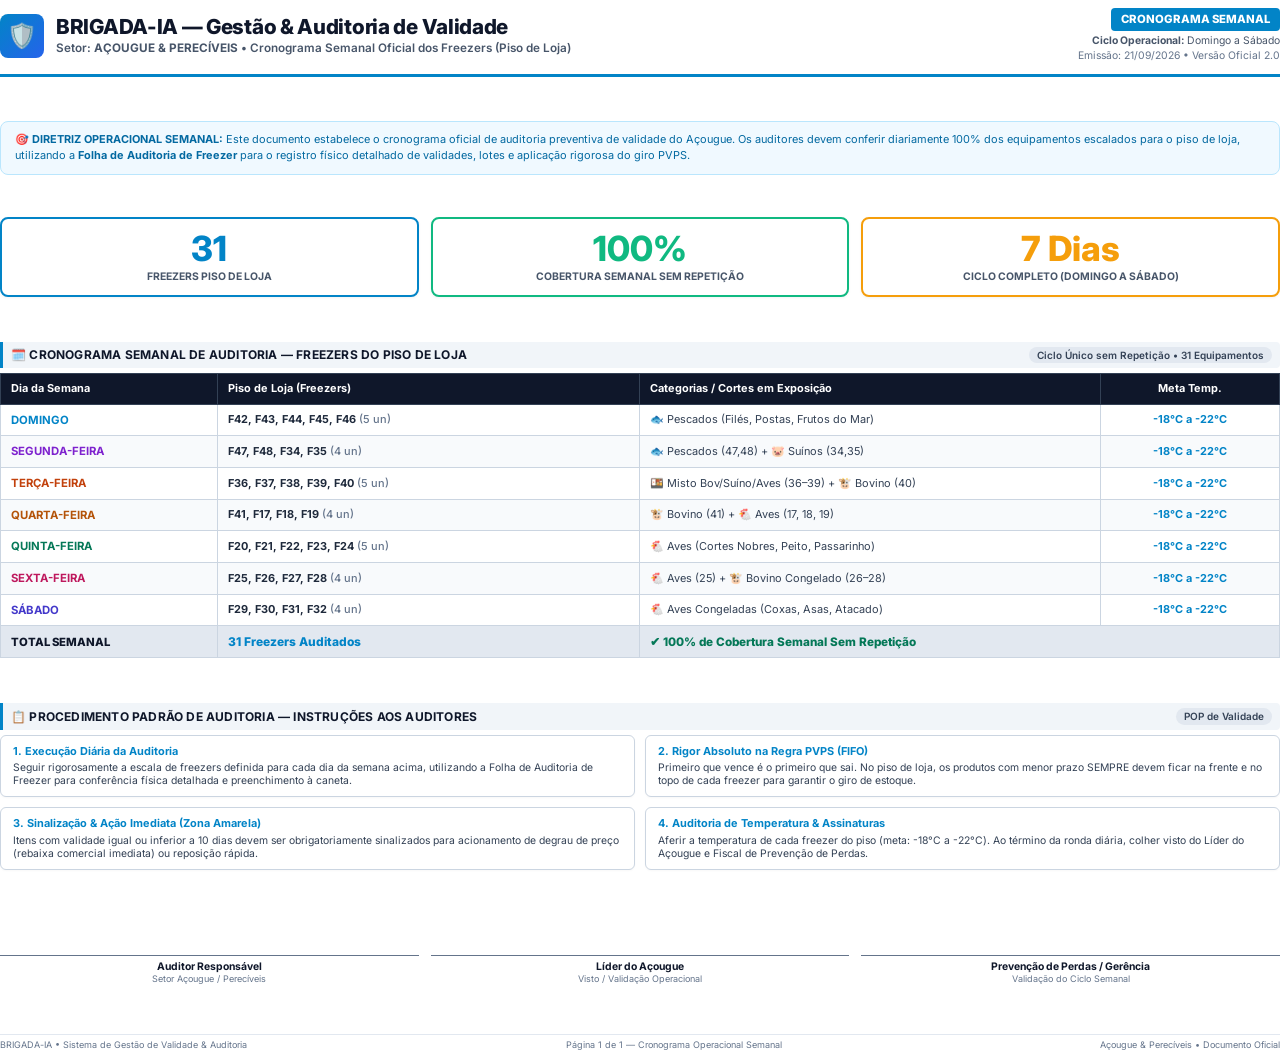
<file: esquema_verificacao.html>
<!DOCTYPE html>
<html lang="pt-BR">
<head>
<meta charset="UTF-8">
<title>Cronograma Semanal de Auditoria dos Freezers — BRIGADA-IA</title>
<style>

  @import url('https://fonts.googleapis.com/css2?family=Inter:wght@300;400;500;600;700;800&display=swap');

  @page {
    size: A4 portrait;
    margin: 6mm 7mm 7mm 7mm;
  }

  * {
    box-sizing: border-box;
    margin: 0;
    padding: 0;
  }

  body {
    font-family: 'Inter', -apple-system, BlinkMacSystemFont, 'Segoe UI', Roboto, sans-serif;
    color: #0f172a;
    background: #ffffff;
    font-size: 8pt;
    line-height: 1.25;
    -webkit-print-color-adjust: exact;
    print-color-adjust: exact;
  }

  .page {
    width: 100%;
    height: 100%;
    min-height: 280mm;
    max-height: 283mm;
    page-break-after: always;
    position: relative;
    display: flex;
    flex-direction: column;
    justify-content: space-between;
    overflow: hidden;
  }

  .page:last-child {
    page-break-after: avoid;
  }

  /* Header */
  .doc-header {
    display: flex;
    justify-content: space-between;
    align-items: center;
    border-bottom: 2px solid #0284c7;
    padding-bottom: 5px;
    margin-bottom: 6px;
  }

  .logo-block {
    display: flex;
    align-items: center;
    gap: 8px;
  }

  .logo-badge {
    background: linear-gradient(135deg, #0284c7, #2563eb);
    color: white;
    width: 32px;
    height: 32px;
    border-radius: 6px;
    display: flex;
    align-items: center;
    justify-content: center;
    font-weight: 800;
    font-size: 13pt;
  }

  .title-group h1 {
    font-size: 12pt;
    font-weight: 800;
    color: #0f172a;
    letter-spacing: -0.2px;
    line-height: 1.1;
  }

  .title-group .subtitle {
    font-size: 7.2pt;
    color: #475569;
    font-weight: 600;
  }

  .meta-right {
    text-align: right;
    font-size: 7pt;
    color: #475569;
    line-height: 1.3;
  }

  .day-pill {
    display: inline-block;
    padding: 3px 10px;
    border-radius: 12px;
    font-weight: 800;
    font-size: 8.5pt;
    text-transform: uppercase;
    letter-spacing: 0.3px;
  }

  /* Preenchimento / Meta auditoria */
  .audit-meta-bar {
    background: #f8fafc;
    border: 1px solid #cbd5e1;
    border-radius: 5px;
    padding: 4px 8px;
    margin-bottom: 6px;
    display: grid;
    grid-template-columns: 1.2fr 1fr 1.6fr 1.1fr 1.1fr;
    gap: 8px;
    font-size: 7.2pt;
    align-items: center;
  }

  .audit-field strong {
    color: #334155;
  }

  .fill-line {
    display: inline-block;
    border-bottom: 1px dashed #64748b;
    min-width: 60px;
    height: 12px;
    vertical-align: middle;
  }

  /* Section Titles */
  .section-bar {
    display: flex;
    align-items: center;
    justify-content: space-between;
    background: #f1f5f9;
    border-left: 3.5px solid #0284c7;
    padding: 3px 6px;
    border-radius: 0 4px 4px 0;
    margin-bottom: 4px;
    margin-top: 2px;
  }

  .section-bar h2 {
    font-size: 8.2pt;
    font-weight: 700;
    color: #0f172a;
    text-transform: uppercase;
    letter-spacing: 0.2px;
    display: flex;
    align-items: center;
    gap: 4px;
  }

  .section-bar .sub-badge {
    font-size: 6.8pt;
    background: #e2e8f0;
    color: #334155;
    padding: 1px 6px;
    border-radius: 10px;
    font-weight: 600;
  }

  /* Grids and Tables */
  .col-grid {
    display: grid;
    gap: 6px;
    margin-bottom: 6px;
  }

  .col-card {
    border: 1px solid #cbd5e1;
    border-radius: 5px;
    background: #ffffff;
    overflow: hidden;
  }

  .col-card-header {
    background: #1e293b;
    color: #ffffff;
    padding: 3px 6px;
    font-size: 7.2pt;
    font-weight: 700;
    display: flex;
    justify-content: space-between;
    align-items: center;
  }

  table.compact-table {
    width: 100%;
    border-collapse: collapse;
    font-size: 6.8pt;
  }

  table.compact-table th {
    background: #f1f5f9;
    color: #334155;
    padding: 2.5px 4px;
    font-weight: 700;
    border-bottom: 1px solid #cbd5e1;
    text-align: left;
  }

  table.compact-table td {
    padding: 2.5px 4px;
    border-bottom: 1px solid #e2e8f0;
    color: #1e293b;
    vertical-align: middle;
  }

  table.compact-table tr:last-child td {
    border-bottom: none;
  }

  .checkbox-square {
    width: 11px;
    height: 11px;
    border: 1px solid #64748b;
    border-radius: 2px;
    display: inline-block;
    vertical-align: middle;
  }

  /* Piso de Loja Table */
  table.piso-table {
    width: 100%;
    border-collapse: collapse;
    font-size: 7pt;
    margin-bottom: 6px;
  }

  table.piso-table th {
    background: #0f172a;
    color: #ffffff;
    padding: 3px 5px;
    font-weight: 600;
    text-align: left;
    font-size: 6.8pt;
  }

  table.piso-table td {
    padding: 3px 5px;
    border-bottom: 1px solid #e2e8f0;
  }

  table.piso-table tr:nth-child(even) td {
    background: #f8fafc;
  }

  .fz-badge {
    background: #e0f2fe;
    color: #0369a1;
    font-weight: 800;
    padding: 1px 5px;
    border-radius: 3px;
    display: inline-block;
    font-size: 7.2pt;
  }

  /* Divergencias Table */
  table.anomaly-table {
    width: 100%;
    border-collapse: collapse;
    font-size: 6.8pt;
    margin-bottom: 6px;
  }

  table.anomaly-table th {
    background: #f8fafc;
    border: 1px solid #cbd5e1;
    padding: 2.5px 4px;
    font-weight: 700;
    color: #334155;
    text-align: left;
  }

  table.anomaly-table td {
    border: 1px solid #cbd5e1;
    height: 16px;
    padding: 1px 4px;
    background: #ffffff;
  }

  /* POP Box */
  .pop-strip {
    background: #f8fafc;
    border: 1px solid #e2e8f0;
    border-left: 3px solid #0284c7;
    border-radius: 4px;
    padding: 3px 6px;
    margin-bottom: 6px;
    display: grid;
    grid-template-columns: repeat(4, 1fr);
    gap: 6px;
    font-size: 6.5pt;
    color: #334155;
  }

  .pop-strip strong {
    color: #0284c7;
    display: block;
    font-size: 6.8pt;
  }

  /* Signatures */
  .signatures-bar {
    display: grid;
    grid-template-columns: repeat(3, 1fr);
    gap: 12px;
    padding-top: 2px;
    margin-bottom: 3px;
  }

  .sig-item {
    text-align: center;
  }

  .sig-line {
    border-bottom: 1px solid #64748b;
    height: 18px;
    margin-bottom: 2px;
  }

  .sig-role {
    font-size: 6.8pt;
    font-weight: 700;
    color: #0f172a;
  }

  .sig-desc {
    font-size: 6pt;
    color: #64748b;
  }

  .footer-strip {
    font-size: 6.2pt;
    color: #64748b;
    display: flex;
    justify-content: space-between;
    border-top: 1px solid #cbd5e1;
    padding-top: 2px;
  }

</style>
</head>
<body>

    <!-- PÁGINA 1: CRONOGRAMA OPERACIONAL SEMANAL DOS FREEZERS (FOLHA CHEIA) -->
    <div class="page" style="justify-content: space-between; min-height: 280mm; max-height: 283mm; padding: 2mm 0;">
      <!-- CABEÇALHO -->
      <div class="doc-header" style="border-bottom: 3px solid #0284c7; padding-bottom: 10px; margin-bottom: 2px;">
        <div class="logo-block" style="gap: 12px;">
          <div class="logo-badge" style="width: 44px; height: 44px; font-size: 18pt; border-radius: 8px;">🛡️</div>
          <div class="title-group">
            <h1 style="font-size: 15.5pt; letter-spacing: -0.3px;">BRIGADA-IA — Gestão & Auditoria de Validade</h1>
            <div class="subtitle" style="font-size: 8.8pt; margin-top: 2px;">Setor: <strong>AÇOUGUE & PERECÍVEIS</strong> • Cronograma Semanal Oficial dos Freezers (Piso de Loja)</div>
          </div>
        </div>
        <div class="meta-right" style="font-size: 7.8pt; line-height: 1.4;">
          <span style="background: #0284c7; color: white; padding: 4px 10px; border-radius: 4px; font-weight: 800; font-size: 8.5pt; display: inline-block; margin-bottom: 3px;">CRONOGRAMA SEMANAL</span><br>
          <strong>Ciclo Operacional:</strong> Domingo a Sábado<br>
          <span style="color: #64748b;">Emissão: 21/09/2026 • Versão Oficial 2.0</span>
        </div>
      </div>

      <!-- DIRETRIZ OPERACIONAL -->
      <div style="background: #f0f9ff; border: 1.5px solid #bae6fd; border-radius: 8px; padding: 10px 14px; font-size: 8.2pt; color: #0369a1; line-height: 1.45;">
        🎯 <strong>DIRETRIZ OPERACIONAL SEMANAL:</strong> Este documento estabelece o cronograma oficial de auditoria preventiva de validade do Açougue. Os auditores devem conferir diariamente 100% dos equipamentos escalados para o piso de loja, utilizando a <strong>Folha de Auditoria de Freezer</strong> para o registro físico detalhado de validades, lotes e aplicação rigorosa do giro PVPS.
      </div>

      <!-- CARDS DE DESTAQUE -->
      <div style="display: grid; grid-template-columns: repeat(3, 1fr); gap: 12px;">
        <div style="background: #ffffff; border: 2px solid #0284c7; border-radius: 8px; padding: 12px 8px; text-align: center; box-shadow: 0 1px 3px rgba(0,0,0,0.05);">
          <div style="font-size: 26pt; font-weight: 800; color: #0284c7; line-height: 1;">31</div>
          <div style="font-size: 7.8pt; font-weight: 700; color: #475569; text-transform: uppercase; margin-top: 4px;">Freezers Piso de Loja</div>
        </div>
        <div style="background: #ffffff; border: 2px solid #10b981; border-radius: 8px; padding: 12px 8px; text-align: center; box-shadow: 0 1px 3px rgba(0,0,0,0.05);">
          <div style="font-size: 26pt; font-weight: 800; color: #10b981; line-height: 1;">100%</div>
          <div style="font-size: 7.8pt; font-weight: 700; color: #475569; text-transform: uppercase; margin-top: 4px;">Cobertura Semanal Sem Repetição</div>
        </div>
        <div style="background: #ffffff; border: 2px solid #f59e0b; border-radius: 8px; padding: 12px 8px; text-align: center; box-shadow: 0 1px 3px rgba(0,0,0,0.05);">
          <div style="font-size: 26pt; font-weight: 800; color: #f59e0b; line-height: 1;">7 Dias</div>
          <div style="font-size: 7.8pt; font-weight: 700; color: #475569; text-transform: uppercase; margin-top: 4px;">Ciclo Completo (Domingo a Sábado)</div>
        </div>
      </div>

      <!-- TABELA CRONOGRAMA UNIFICADO -->
      <div>
        <div class="section-bar" style="margin-bottom: 5px; padding: 5px 8px;">
          <h2 style="font-size: 9pt;">🗓️ Cronograma Semanal de Auditoria — Freezers do Piso de Loja</h2>
          <span class="sub-badge" style="font-size: 7.5pt; padding: 2px 8px;">Ciclo Único sem Repetição • 31 Equipamentos</span>
        </div>

        <table style="width: 100%; border-collapse: collapse; font-size: 8.2pt; border: 1.5px solid #94a3b8;">
          <thead>
            <tr style="background: #0f172a; color: white;">
              <th style="padding: 8px 10px; text-align: left; width: 17%; border: 1px solid #334155; font-weight: 700;">Dia da Semana</th>
              <th style="padding: 8px 10px; text-align: left; width: 33%; border: 1px solid #334155; font-weight: 700;">Piso de Loja (Freezers)</th>
              <th style="padding: 8px 10px; text-align: left; width: 36%; border: 1px solid #334155; font-weight: 700;">Categorias / Cortes em Exposição</th>
              <th style="padding: 8px 10px; text-align: center; width: 14%; border: 1px solid #334155; font-weight: 700;">Meta Temp.</th>
            </tr>
          </thead>
          <tbody>
            <tr style="height: 30px;">
              <td style="padding: 8px 10px; border: 1px solid #cbd5e1;"><strong style="color: #0284c7; font-size: 8.5pt;">DOMINGO</strong></td>
              <td style="padding: 8px 10px; border: 1px solid #cbd5e1; font-weight: 700; color: #1e293b;">F42, F43, F44, F45, F46 <span style="color: #64748b; font-weight: 500;">(5 un)</span></td>
              <td style="padding: 8px 10px; border: 1px solid #cbd5e1; color: #334155;">🐟 Pescados (Filés, Postas, Frutos do Mar)</td>
              <td style="padding: 8px 10px; border: 1px solid #cbd5e1; text-align: center; font-weight: 700; color: #0284c7;">-18°C a -22°C</td>
            </tr>
            <tr style="background: #f8fafc; height: 30px;">
              <td style="padding: 8px 10px; border: 1px solid #cbd5e1;"><strong style="color: #7e22ce; font-size: 8.5pt;">SEGUNDA-FEIRA</strong></td>
              <td style="padding: 8px 10px; border: 1px solid #cbd5e1; font-weight: 700; color: #1e293b;">F47, F48, F34, F35 <span style="color: #64748b; font-weight: 500;">(4 un)</span></td>
              <td style="padding: 8px 10px; border: 1px solid #cbd5e1; color: #334155;">🐟 Pescados (47,48) + 🐷 Suínos (34,35)</td>
              <td style="padding: 8px 10px; border: 1px solid #cbd5e1; text-align: center; font-weight: 700; color: #0284c7;">-18°C a -22°C</td>
            </tr>
            <tr style="height: 30px;">
              <td style="padding: 8px 10px; border: 1px solid #cbd5e1;"><strong style="color: #c2410c; font-size: 8.5pt;">TERÇA-FEIRA</strong></td>
              <td style="padding: 8px 10px; border: 1px solid #cbd5e1; font-weight: 700; color: #1e293b;">F36, F37, F38, F39, F40 <span style="color: #64748b; font-weight: 500;">(5 un)</span></td>
              <td style="padding: 8px 10px; border: 1px solid #cbd5e1; color: #334155;">🍱 Misto Bov/Suíno/Aves (36–39) + 🐮 Bovino (40)</td>
              <td style="padding: 8px 10px; border: 1px solid #cbd5e1; text-align: center; font-weight: 700; color: #0284c7;">-18°C a -22°C</td>
            </tr>
            <tr style="background: #f8fafc; height: 30px;">
              <td style="padding: 8px 10px; border: 1px solid #cbd5e1;"><strong style="color: #b45309; font-size: 8.5pt;">QUARTA-FEIRA</strong></td>
              <td style="padding: 8px 10px; border: 1px solid #cbd5e1; font-weight: 700; color: #1e293b;">F41, F17, F18, F19 <span style="color: #64748b; font-weight: 500;">(4 un)</span></td>
              <td style="padding: 8px 10px; border: 1px solid #cbd5e1; color: #334155;">🐮 Bovino (41) + 🐔 Aves (17, 18, 19)</td>
              <td style="padding: 8px 10px; border: 1px solid #cbd5e1; text-align: center; font-weight: 700; color: #0284c7;">-18°C a -22°C</td>
            </tr>
            <tr style="height: 30px;">
              <td style="padding: 8px 10px; border: 1px solid #cbd5e1;"><strong style="color: #047857; font-size: 8.5pt;">QUINTA-FEIRA</strong></td>
              <td style="padding: 8px 10px; border: 1px solid #cbd5e1; font-weight: 700; color: #1e293b;">F20, F21, F22, F23, F24 <span style="color: #64748b; font-weight: 500;">(5 un)</span></td>
              <td style="padding: 8px 10px; border: 1px solid #cbd5e1; color: #334155;">🐔 Aves (Cortes Nobres, Peito, Passarinho)</td>
              <td style="padding: 8px 10px; border: 1px solid #cbd5e1; text-align: center; font-weight: 700; color: #0284c7;">-18°C a -22°C</td>
            </tr>
            <tr style="background: #f8fafc; height: 30px;">
              <td style="padding: 8px 10px; border: 1px solid #cbd5e1;"><strong style="color: #be185d; font-size: 8.5pt;">SEXTA-FEIRA</strong></td>
              <td style="padding: 8px 10px; border: 1px solid #cbd5e1; font-weight: 700; color: #1e293b;">F25, F26, F27, F28 <span style="color: #64748b; font-weight: 500;">(4 un)</span></td>
              <td style="padding: 8px 10px; border: 1px solid #cbd5e1; color: #334155;">🐔 Aves (25) + 🐮 Bovino Congelado (26–28)</td>
              <td style="padding: 8px 10px; border: 1px solid #cbd5e1; text-align: center; font-weight: 700; color: #0284c7;">-18°C a -22°C</td>
            </tr>
            <tr style="height: 30px;">
              <td style="padding: 8px 10px; border: 1px solid #cbd5e1;"><strong style="color: #4338ca; font-size: 8.5pt;">SÁBADO</strong></td>
              <td style="padding: 8px 10px; border: 1px solid #cbd5e1; font-weight: 700; color: #1e293b;">F29, F30, F31, F32 <span style="color: #64748b; font-weight: 500;">(4 un)</span></td>
              <td style="padding: 8px 10px; border: 1px solid #cbd5e1; color: #334155;">🐔 Aves Congeladas (Coxas, Asas, Atacado)</td>
              <td style="padding: 8px 10px; border: 1px solid #cbd5e1; text-align: center; font-weight: 700; color: #0284c7;">-18°C a -22°C</td>
            </tr>
            <tr style="background: #e2e8f0; font-weight: 800; height: 32px;">
              <td style="padding: 8px 10px; border: 1px solid #cbd5e1; font-size: 8.5pt;">TOTAL SEMANAL</td>
              <td style="padding: 8px 10px; border: 1px solid #cbd5e1; color: #0284c7; font-size: 9pt;">31 Freezers Auditados</td>
              <td style="padding: 8px 10px; border: 1px solid #cbd5e1; color: #047857; font-size: 8.8pt;" colspan="2">✔ 100% de Cobertura Semanal Sem Repetição</td>
            </tr>
          </tbody>
        </table>
      </div>

      <!-- INSTRUÇÕES OPERACIONAIS POP -->
      <div>
        <div class="section-bar" style="margin-bottom: 5px; padding: 5px 8px;">
          <h2 style="font-size: 9pt;">📋 Procedimento Padrão de Auditoria — Instruções aos Auditores</h2>
          <span class="sub-badge" style="font-size: 7.5pt; padding: 2px 8px;">POP de Validade</span>
        </div>

        <div style="display: grid; grid-template-columns: repeat(2, 1fr); gap: 10px; font-size: 7.8pt; color: #334155;">
          <div style="border: 1px solid #cbd5e1; border-radius: 6px; padding: 9px 12px; background: #ffffff; box-shadow: 0 1px 2px rgba(0,0,0,0.03);">
            <strong style="color: #0284c7; font-size: 8.2pt; display: block; margin-bottom: 3px;">1. Execução Diária da Auditoria</strong>
            Seguir rigorosamente a escala de freezers definida para cada dia da semana acima, utilizando a Folha de Auditoria de Freezer para conferência física detalhada e preenchimento à caneta.
          </div>
          <div style="border: 1px solid #cbd5e1; border-radius: 6px; padding: 9px 12px; background: #ffffff; box-shadow: 0 1px 2px rgba(0,0,0,0.03);">
            <strong style="color: #0284c7; font-size: 8.2pt; display: block; margin-bottom: 3px;">2. Rigor Absoluto na Regra PVPS (FIFO)</strong>
            Primeiro que vence é o primeiro que sai. No piso de loja, os produtos com menor prazo SEMPRE devem ficar na frente e no topo de cada freezer para garantir o giro de estoque.
          </div>
          <div style="border: 1px solid #cbd5e1; border-radius: 6px; padding: 9px 12px; background: #ffffff; box-shadow: 0 1px 2px rgba(0,0,0,0.03);">
            <strong style="color: #0284c7; font-size: 8.2pt; display: block; margin-bottom: 3px;">3. Sinalização & Ação Imediata (Zona Amarela)</strong>
            Itens com validade igual ou inferior a 10 dias devem ser obrigatoriamente sinalizados para acionamento de degrau de preço (rebaixa comercial imediata) ou reposição rápida.
          </div>
          <div style="border: 1px solid #cbd5e1; border-radius: 6px; padding: 9px 12px; background: #ffffff; box-shadow: 0 1px 2px rgba(0,0,0,0.03);">
            <strong style="color: #0284c7; font-size: 8.2pt; display: block; margin-bottom: 3px;">4. Auditoria de Temperatura & Assinaturas</strong>
            Aferir a temperatura de cada freezer do piso (meta: -18°C a -22°C). Ao término da ronda diária, colher visto do Líder do Açougue e Fiscal de Prevenção de Perdas.
          </div>
        </div>
      </div>

      <!-- ASSINATURAS DO CADERNO -->
      <div class="signatures-bar" style="margin-top: 6px; padding-top: 6px;">
        <div class="sig-item">
          <div class="sig-line" style="height: 32px; border-bottom: 1.5px solid #64748b; margin-bottom: 4px;"></div>
          <div class="sig-role" style="font-size: 7.8pt;">Auditor Responsável</div>
          <div class="sig-desc" style="font-size: 6.8pt;">Setor Açougue / Perecíveis</div>
        </div>
        <div class="sig-item">
          <div class="sig-line" style="height: 32px; border-bottom: 1.5px solid #64748b; margin-bottom: 4px;"></div>
          <div class="sig-role" style="font-size: 7.8pt;">Líder do Açougue</div>
          <div class="sig-desc" style="font-size: 6.8pt;">Visto / Validação Operacional</div>
        </div>
        <div class="sig-item">
          <div class="sig-line" style="height: 32px; border-bottom: 1.5px solid #64748b; margin-bottom: 4px;"></div>
          <div class="sig-role" style="font-size: 7.8pt;">Prevenção de Perdas / Gerência</div>
          <div class="sig-desc" style="font-size: 6.8pt;">Validação do Ciclo Semanal</div>
        </div>
      </div>

      <!-- RODAPÉ -->
      <div class="footer-strip" style="margin-top: 4px; padding-top: 4px; font-size: 6.8pt; border-top: 1px solid #e2e8f0;">
        <span>BRIGADA-IA • Sistema de Gestão de Validade & Auditoria</span>
        <span>Página 1 de 1 — Cronograma Operacional Semanal</span>
        <span>Açougue & Perecíveis • Documento Oficial</span>
      </div>
    </div>
    
</body>
</html>
</file>
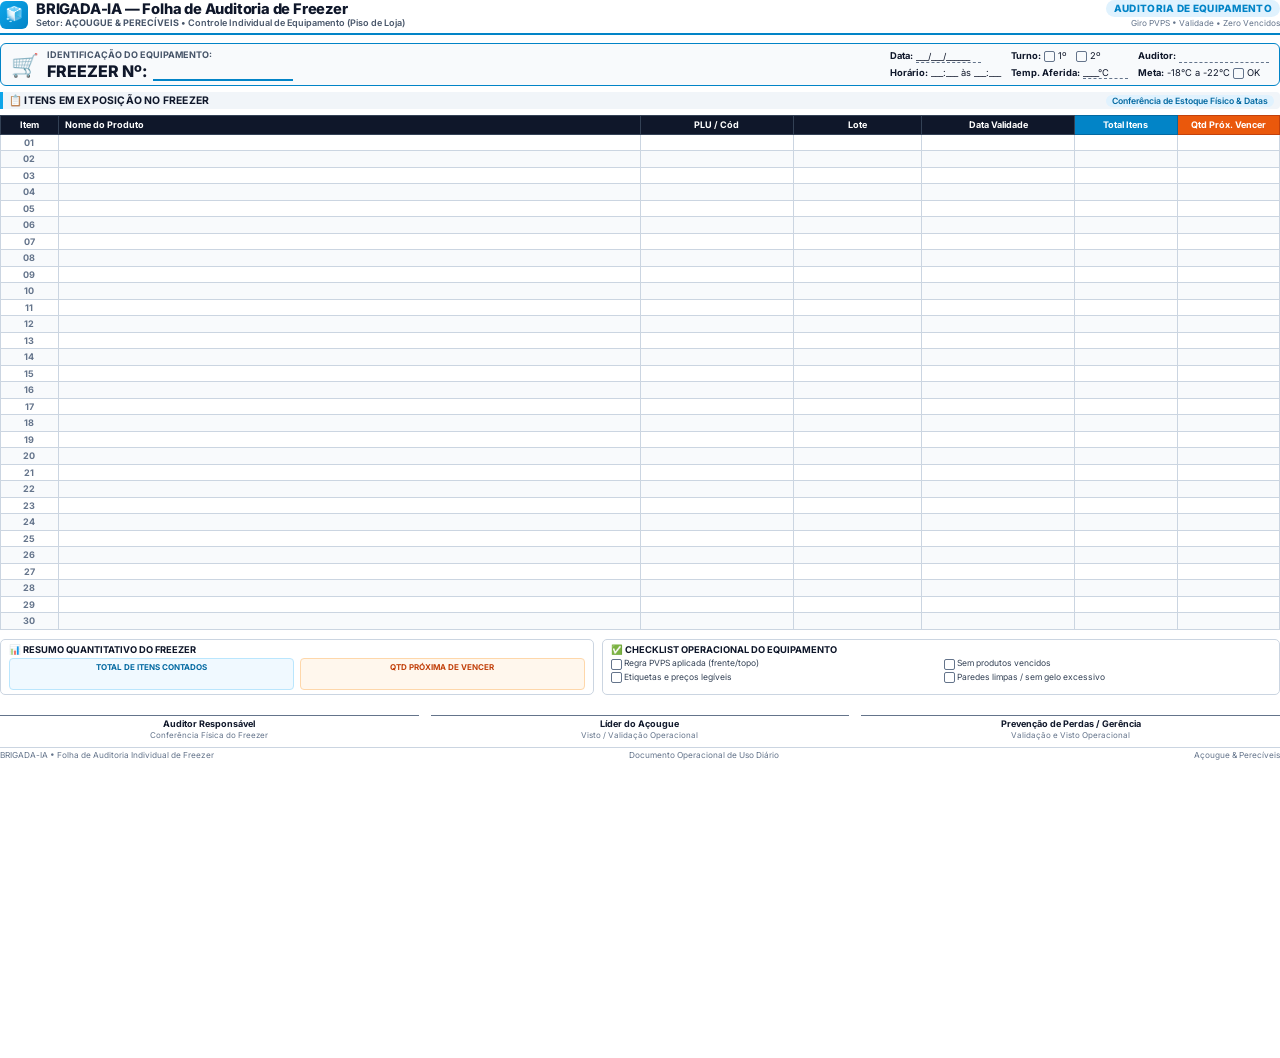
<file: folha_auditoria_freezer.html>
<!DOCTYPE html>
<html lang="pt-BR">
<head>
<meta charset="UTF-8">
<title>Folha de Auditoria de Freezer — BRIGADA-IA</title>
<style>

  @import url('https://fonts.googleapis.com/css2?family=Inter:wght@300;400;500;600;700;800&display=swap');

  @page {
    size: A4 portrait;
    margin: 6mm 7mm 7mm 7mm;
  }

  * {
    box-sizing: border-box;
    margin: 0;
    padding: 0;
  }

  body {
    font-family: 'Inter', -apple-system, BlinkMacSystemFont, 'Segoe UI', Roboto, sans-serif;
    color: #0f172a;
    background: #ffffff;
    font-size: 8pt;
    line-height: 1.25;
    -webkit-print-color-adjust: exact;
    print-color-adjust: exact;
  }

  .page {
    width: 100%;
    height: 100%;
    min-height: 280mm;
    max-height: 283mm;
    page-break-after: always;
    position: relative;
    display: flex;
    flex-direction: column;
    justify-content: space-between;
    overflow: hidden;
  }

  .page:last-child {
    page-break-after: avoid;
  }

  /* Header */
  .doc-header {
    display: flex;
    justify-content: space-between;
    align-items: center;
    border-bottom: 2px solid #0284c7;
    padding-bottom: 5px;
    margin-bottom: 6px;
  }

  .logo-block {
    display: flex;
    align-items: center;
    gap: 8px;
  }

  .logo-badge {
    background: linear-gradient(135deg, #0284c7, #2563eb);
    color: white;
    width: 32px;
    height: 32px;
    border-radius: 6px;
    display: flex;
    align-items: center;
    justify-content: center;
    font-weight: 800;
    font-size: 13pt;
  }

  .title-group h1 {
    font-size: 12pt;
    font-weight: 800;
    color: #0f172a;
    letter-spacing: -0.2px;
    line-height: 1.1;
  }

  .title-group .subtitle {
    font-size: 7.2pt;
    color: #475569;
    font-weight: 600;
  }

  .meta-right {
    text-align: right;
    font-size: 7pt;
    color: #475569;
    line-height: 1.3;
  }

  .day-pill {
    display: inline-block;
    padding: 3px 10px;
    border-radius: 12px;
    font-weight: 800;
    font-size: 8.5pt;
    text-transform: uppercase;
    letter-spacing: 0.3px;
  }

  /* Preenchimento / Meta auditoria */
  .audit-meta-bar {
    background: #f8fafc;
    border: 1px solid #cbd5e1;
    border-radius: 5px;
    padding: 4px 8px;
    margin-bottom: 6px;
    display: grid;
    grid-template-columns: 1.2fr 1fr 1.6fr 1.1fr 1.1fr;
    gap: 8px;
    font-size: 7.2pt;
    align-items: center;
  }

  .audit-field strong {
    color: #334155;
  }

  .fill-line {
    display: inline-block;
    border-bottom: 1px dashed #64748b;
    min-width: 60px;
    height: 12px;
    vertical-align: middle;
  }

  /* Section Titles */
  .section-bar {
    display: flex;
    align-items: center;
    justify-content: space-between;
    background: #f1f5f9;
    border-left: 3.5px solid #0284c7;
    padding: 3px 6px;
    border-radius: 0 4px 4px 0;
    margin-bottom: 4px;
    margin-top: 2px;
  }

  .section-bar h2 {
    font-size: 8.2pt;
    font-weight: 700;
    color: #0f172a;
    text-transform: uppercase;
    letter-spacing: 0.2px;
    display: flex;
    align-items: center;
    gap: 4px;
  }

  .section-bar .sub-badge {
    font-size: 6.8pt;
    background: #e2e8f0;
    color: #334155;
    padding: 1px 6px;
    border-radius: 10px;
    font-weight: 600;
  }

  /* Grids and Tables */
  .col-grid {
    display: grid;
    gap: 6px;
    margin-bottom: 6px;
  }

  .col-card {
    border: 1px solid #cbd5e1;
    border-radius: 5px;
    background: #ffffff;
    overflow: hidden;
  }

  .col-card-header {
    background: #1e293b;
    color: #ffffff;
    padding: 3px 6px;
    font-size: 7.2pt;
    font-weight: 700;
    display: flex;
    justify-content: space-between;
    align-items: center;
  }

  table.compact-table {
    width: 100%;
    border-collapse: collapse;
    font-size: 6.8pt;
  }

  table.compact-table th {
    background: #f1f5f9;
    color: #334155;
    padding: 2.5px 4px;
    font-weight: 700;
    border-bottom: 1px solid #cbd5e1;
    text-align: left;
  }

  table.compact-table td {
    padding: 2.5px 4px;
    border-bottom: 1px solid #e2e8f0;
    color: #1e293b;
    vertical-align: middle;
  }

  table.compact-table tr:last-child td {
    border-bottom: none;
  }

  .checkbox-square {
    width: 11px;
    height: 11px;
    border: 1px solid #64748b;
    border-radius: 2px;
    display: inline-block;
    vertical-align: middle;
  }

  /* Piso de Loja Table */
  table.piso-table {
    width: 100%;
    border-collapse: collapse;
    font-size: 7pt;
    margin-bottom: 6px;
  }

  table.piso-table th {
    background: #0f172a;
    color: #ffffff;
    padding: 3px 5px;
    font-weight: 600;
    text-align: left;
    font-size: 6.8pt;
  }

  table.piso-table td {
    padding: 3px 5px;
    border-bottom: 1px solid #e2e8f0;
  }

  table.piso-table tr:nth-child(even) td {
    background: #f8fafc;
  }

  .fz-badge {
    background: #e0f2fe;
    color: #0369a1;
    font-weight: 800;
    padding: 1px 5px;
    border-radius: 3px;
    display: inline-block;
    font-size: 7.2pt;
  }

  /* Divergencias Table */
  table.anomaly-table {
    width: 100%;
    border-collapse: collapse;
    font-size: 6.8pt;
    margin-bottom: 6px;
  }

  table.anomaly-table th {
    background: #f8fafc;
    border: 1px solid #cbd5e1;
    padding: 2.5px 4px;
    font-weight: 700;
    color: #334155;
    text-align: left;
  }

  table.anomaly-table td {
    border: 1px solid #cbd5e1;
    height: 16px;
    padding: 1px 4px;
    background: #ffffff;
  }

  /* POP Box */
  .pop-strip {
    background: #f8fafc;
    border: 1px solid #e2e8f0;
    border-left: 3px solid #0284c7;
    border-radius: 4px;
    padding: 3px 6px;
    margin-bottom: 6px;
    display: grid;
    grid-template-columns: repeat(4, 1fr);
    gap: 6px;
    font-size: 6.5pt;
    color: #334155;
  }

  .pop-strip strong {
    color: #0284c7;
    display: block;
    font-size: 6.8pt;
  }

  /* Signatures */
  .signatures-bar {
    display: grid;
    grid-template-columns: repeat(3, 1fr);
    gap: 12px;
    padding-top: 2px;
    margin-bottom: 3px;
  }

  .sig-item {
    text-align: center;
  }

  .sig-line {
    border-bottom: 1px solid #64748b;
    height: 18px;
    margin-bottom: 2px;
  }

  .sig-role {
    font-size: 6.8pt;
    font-weight: 700;
    color: #0f172a;
  }

  .sig-desc {
    font-size: 6pt;
    color: #64748b;
  }

  .footer-strip {
    font-size: 6.2pt;
    color: #64748b;
    display: flex;
    justify-content: space-between;
    border-top: 1px solid #cbd5e1;
    padding-top: 2px;
  }

</style>
</head>
<body>
  <div class="page" style="justify-content: flex-start; gap: 4px;">
    <!-- HEADER -->
    <div class="doc-header" style="margin-bottom: 4px; padding-bottom: 4px;">
      <div class="logo-block">
        <div class="logo-badge" style="background: linear-gradient(135deg, #0ea5e9, #0284c7); width: 28px; height: 28px; font-size: 11pt;">🧊</div>
        <div class="title-group">
          <h1 style="font-size: 11pt;">BRIGADA-IA — Folha de Auditoria de Freezer</h1>
          <div class="subtitle" style="font-size: 6.8pt;">Setor: <strong>AÇOUGUE & PERECÍVEIS</strong> • Controle Individual de Equipamento (Piso de Loja)</div>
        </div>
      </div>
      <div class="meta-right">
        <span class="day-pill" style="background: #e0f2fe; color: #0284c7; padding: 2px 8px; font-size: 7.5pt;">AUDITORIA DE EQUIPAMENTO</span><br>
        <span style="font-size: 6.2pt; color: #64748b;">Giro PVPS • Validade • Zero Vencidos</span>
      </div>
    </div>

    <!-- CAIXA DE IDENTIFICAÇÃO DO FREEZER COM ESPAÇO EM BRANCO -->
    <div style="background: #f8fafc; border: 1.5px solid #0284c7; border-radius: 6px; padding: 4px 10px; display: flex; justify-content: space-between; align-items: center; flex-wrap: wrap; gap: 6px;">
      <div style="display: flex; align-items: center; gap: 8px;">
        <span style="font-size: 1.4rem;">🛒</span>
        <div>
          <span style="font-size: 6.8pt; font-weight: 700; color: #475569; text-transform: uppercase;">Identificação do Equipamento:</span>
          <div style="font-size: 12pt; font-weight: 800; color: #0f172a; display: flex; align-items: baseline; gap: 6px;">
            FREEZER Nº: <span style="display: inline-block; border-bottom: 2px solid #0284c7; min-width: 140px; height: 20px; text-align: center; color: #0284c7;">&nbsp;</span>
          </div>
        </div>
      </div>
      <div style="display: grid; grid-template-columns: repeat(3, auto); gap: 4px 10px; font-size: 7pt;">
        <div><strong>Data:</strong> <span class="fill-line" style="min-width: 65px;">___/___/______</span></div>
        <div><strong>Turno:</strong> <span class="checkbox-square"></span> 1º &nbsp; <span class="checkbox-square"></span> 2º</div>
        <div><strong>Auditor:</strong> <span class="fill-line" style="min-width: 90px;"></span></div>
        <div><strong>Horário:</strong> ___:___ às ___:___</div>
        <div><strong>Temp. Aferida:</strong> <span class="fill-line" style="min-width: 45px;">____°C</span></div>
        <div><strong>Meta:</strong> -18°C a -22°C <span class="checkbox-square"></span> OK</div>
      </div>
    </div>

    <!-- TABELA PRINCIPAL SOLICITADA -->
    <div class="section-bar" style="border-left-color: #0ea5e9; margin-top: 2px; margin-bottom: 2px; padding: 2px 6px;">
      <h2 style="font-size: 7.8pt;">📋 Itens em Exposição no Freezer</h2>
      <span class="sub-badge" style="background: #e0f2fe; color: #0369a1; font-size: 6.5pt;">Conferência de Estoque Físico & Datas</span>
    </div>

    <table style="width: 100%; border-collapse: collapse; font-size: 6.8pt; border: 1.5px solid #94a3b8; margin-bottom: 3px;">
      <thead>
        <tr style="background: #0f172a; color: white;">
          <th style="padding: 3px 2px; width: 4.5%; text-align: center; border: 1px solid #334155; font-weight: 700;">Item</th>
          <th style="padding: 3px 6px; width: 45.5%; text-align: left; border: 1px solid #334155; font-weight: 700;">Nome do Produto</th>
          <th style="padding: 3px 2px; width: 12%; text-align: center; border: 1px solid #334155; font-weight: 700;">PLU / Cód</th>
          <th style="padding: 3px 2px; width: 10%; text-align: center; border: 1px solid #334155; font-weight: 700;">Lote</th>
          <th style="padding: 3px 2px; width: 12%; text-align: center; border: 1px solid #334155; font-weight: 700;">Data Validade</th>
          <th style="padding: 3px 2px; width: 8%; text-align: center; background: #0284c7; border: 1px solid #0369a1; font-weight: 700;">Total Itens</th>
          <th style="padding: 3px 2px; width: 8%; text-align: center; background: #ea580c; border: 1px solid #c2410c; font-weight: 700;">Qtd Próx. Vencer</th>
        </tr>
      </thead>
      <tbody>
        
        <tr style="background: #ffffff; height: 16.5px;">
          <td style="border: 1px solid #cbd5e1; text-align: center; font-weight: 700; color: #64748b; padding: 1.5px 2px;">01</td>
          <td style="border: 1px solid #cbd5e1; padding: 1.5px 6px;"></td>
          <td style="border: 1px solid #cbd5e1; text-align: center; padding: 1.5px 2px;"></td>
          <td style="border: 1px solid #cbd5e1; text-align: center; padding: 1.5px 2px;"></td>
          <td style="border: 1px solid #cbd5e1; text-align: center; padding: 1.5px 2px;"></td>
          <td style="border: 1px solid #cbd5e1; text-align: center; padding: 1.5px 2px;"></td>
          <td style="border: 1px solid #cbd5e1; text-align: center; padding: 1.5px 2px;"></td>
        </tr>
        <tr style="background: #f8fafc; height: 16.5px;">
          <td style="border: 1px solid #cbd5e1; text-align: center; font-weight: 700; color: #64748b; padding: 1.5px 2px;">02</td>
          <td style="border: 1px solid #cbd5e1; padding: 1.5px 6px;"></td>
          <td style="border: 1px solid #cbd5e1; text-align: center; padding: 1.5px 2px;"></td>
          <td style="border: 1px solid #cbd5e1; text-align: center; padding: 1.5px 2px;"></td>
          <td style="border: 1px solid #cbd5e1; text-align: center; padding: 1.5px 2px;"></td>
          <td style="border: 1px solid #cbd5e1; text-align: center; padding: 1.5px 2px;"></td>
          <td style="border: 1px solid #cbd5e1; text-align: center; padding: 1.5px 2px;"></td>
        </tr>
        <tr style="background: #ffffff; height: 16.5px;">
          <td style="border: 1px solid #cbd5e1; text-align: center; font-weight: 700; color: #64748b; padding: 1.5px 2px;">03</td>
          <td style="border: 1px solid #cbd5e1; padding: 1.5px 6px;"></td>
          <td style="border: 1px solid #cbd5e1; text-align: center; padding: 1.5px 2px;"></td>
          <td style="border: 1px solid #cbd5e1; text-align: center; padding: 1.5px 2px;"></td>
          <td style="border: 1px solid #cbd5e1; text-align: center; padding: 1.5px 2px;"></td>
          <td style="border: 1px solid #cbd5e1; text-align: center; padding: 1.5px 2px;"></td>
          <td style="border: 1px solid #cbd5e1; text-align: center; padding: 1.5px 2px;"></td>
        </tr>
        <tr style="background: #f8fafc; height: 16.5px;">
          <td style="border: 1px solid #cbd5e1; text-align: center; font-weight: 700; color: #64748b; padding: 1.5px 2px;">04</td>
          <td style="border: 1px solid #cbd5e1; padding: 1.5px 6px;"></td>
          <td style="border: 1px solid #cbd5e1; text-align: center; padding: 1.5px 2px;"></td>
          <td style="border: 1px solid #cbd5e1; text-align: center; padding: 1.5px 2px;"></td>
          <td style="border: 1px solid #cbd5e1; text-align: center; padding: 1.5px 2px;"></td>
          <td style="border: 1px solid #cbd5e1; text-align: center; padding: 1.5px 2px;"></td>
          <td style="border: 1px solid #cbd5e1; text-align: center; padding: 1.5px 2px;"></td>
        </tr>
        <tr style="background: #ffffff; height: 16.5px;">
          <td style="border: 1px solid #cbd5e1; text-align: center; font-weight: 700; color: #64748b; padding: 1.5px 2px;">05</td>
          <td style="border: 1px solid #cbd5e1; padding: 1.5px 6px;"></td>
          <td style="border: 1px solid #cbd5e1; text-align: center; padding: 1.5px 2px;"></td>
          <td style="border: 1px solid #cbd5e1; text-align: center; padding: 1.5px 2px;"></td>
          <td style="border: 1px solid #cbd5e1; text-align: center; padding: 1.5px 2px;"></td>
          <td style="border: 1px solid #cbd5e1; text-align: center; padding: 1.5px 2px;"></td>
          <td style="border: 1px solid #cbd5e1; text-align: center; padding: 1.5px 2px;"></td>
        </tr>
        <tr style="background: #f8fafc; height: 16.5px;">
          <td style="border: 1px solid #cbd5e1; text-align: center; font-weight: 700; color: #64748b; padding: 1.5px 2px;">06</td>
          <td style="border: 1px solid #cbd5e1; padding: 1.5px 6px;"></td>
          <td style="border: 1px solid #cbd5e1; text-align: center; padding: 1.5px 2px;"></td>
          <td style="border: 1px solid #cbd5e1; text-align: center; padding: 1.5px 2px;"></td>
          <td style="border: 1px solid #cbd5e1; text-align: center; padding: 1.5px 2px;"></td>
          <td style="border: 1px solid #cbd5e1; text-align: center; padding: 1.5px 2px;"></td>
          <td style="border: 1px solid #cbd5e1; text-align: center; padding: 1.5px 2px;"></td>
        </tr>
        <tr style="background: #ffffff; height: 16.5px;">
          <td style="border: 1px solid #cbd5e1; text-align: center; font-weight: 700; color: #64748b; padding: 1.5px 2px;">07</td>
          <td style="border: 1px solid #cbd5e1; padding: 1.5px 6px;"></td>
          <td style="border: 1px solid #cbd5e1; text-align: center; padding: 1.5px 2px;"></td>
          <td style="border: 1px solid #cbd5e1; text-align: center; padding: 1.5px 2px;"></td>
          <td style="border: 1px solid #cbd5e1; text-align: center; padding: 1.5px 2px;"></td>
          <td style="border: 1px solid #cbd5e1; text-align: center; padding: 1.5px 2px;"></td>
          <td style="border: 1px solid #cbd5e1; text-align: center; padding: 1.5px 2px;"></td>
        </tr>
        <tr style="background: #f8fafc; height: 16.5px;">
          <td style="border: 1px solid #cbd5e1; text-align: center; font-weight: 700; color: #64748b; padding: 1.5px 2px;">08</td>
          <td style="border: 1px solid #cbd5e1; padding: 1.5px 6px;"></td>
          <td style="border: 1px solid #cbd5e1; text-align: center; padding: 1.5px 2px;"></td>
          <td style="border: 1px solid #cbd5e1; text-align: center; padding: 1.5px 2px;"></td>
          <td style="border: 1px solid #cbd5e1; text-align: center; padding: 1.5px 2px;"></td>
          <td style="border: 1px solid #cbd5e1; text-align: center; padding: 1.5px 2px;"></td>
          <td style="border: 1px solid #cbd5e1; text-align: center; padding: 1.5px 2px;"></td>
        </tr>
        <tr style="background: #ffffff; height: 16.5px;">
          <td style="border: 1px solid #cbd5e1; text-align: center; font-weight: 700; color: #64748b; padding: 1.5px 2px;">09</td>
          <td style="border: 1px solid #cbd5e1; padding: 1.5px 6px;"></td>
          <td style="border: 1px solid #cbd5e1; text-align: center; padding: 1.5px 2px;"></td>
          <td style="border: 1px solid #cbd5e1; text-align: center; padding: 1.5px 2px;"></td>
          <td style="border: 1px solid #cbd5e1; text-align: center; padding: 1.5px 2px;"></td>
          <td style="border: 1px solid #cbd5e1; text-align: center; padding: 1.5px 2px;"></td>
          <td style="border: 1px solid #cbd5e1; text-align: center; padding: 1.5px 2px;"></td>
        </tr>
        <tr style="background: #f8fafc; height: 16.5px;">
          <td style="border: 1px solid #cbd5e1; text-align: center; font-weight: 700; color: #64748b; padding: 1.5px 2px;">10</td>
          <td style="border: 1px solid #cbd5e1; padding: 1.5px 6px;"></td>
          <td style="border: 1px solid #cbd5e1; text-align: center; padding: 1.5px 2px;"></td>
          <td style="border: 1px solid #cbd5e1; text-align: center; padding: 1.5px 2px;"></td>
          <td style="border: 1px solid #cbd5e1; text-align: center; padding: 1.5px 2px;"></td>
          <td style="border: 1px solid #cbd5e1; text-align: center; padding: 1.5px 2px;"></td>
          <td style="border: 1px solid #cbd5e1; text-align: center; padding: 1.5px 2px;"></td>
        </tr>
        <tr style="background: #ffffff; height: 16.5px;">
          <td style="border: 1px solid #cbd5e1; text-align: center; font-weight: 700; color: #64748b; padding: 1.5px 2px;">11</td>
          <td style="border: 1px solid #cbd5e1; padding: 1.5px 6px;"></td>
          <td style="border: 1px solid #cbd5e1; text-align: center; padding: 1.5px 2px;"></td>
          <td style="border: 1px solid #cbd5e1; text-align: center; padding: 1.5px 2px;"></td>
          <td style="border: 1px solid #cbd5e1; text-align: center; padding: 1.5px 2px;"></td>
          <td style="border: 1px solid #cbd5e1; text-align: center; padding: 1.5px 2px;"></td>
          <td style="border: 1px solid #cbd5e1; text-align: center; padding: 1.5px 2px;"></td>
        </tr>
        <tr style="background: #f8fafc; height: 16.5px;">
          <td style="border: 1px solid #cbd5e1; text-align: center; font-weight: 700; color: #64748b; padding: 1.5px 2px;">12</td>
          <td style="border: 1px solid #cbd5e1; padding: 1.5px 6px;"></td>
          <td style="border: 1px solid #cbd5e1; text-align: center; padding: 1.5px 2px;"></td>
          <td style="border: 1px solid #cbd5e1; text-align: center; padding: 1.5px 2px;"></td>
          <td style="border: 1px solid #cbd5e1; text-align: center; padding: 1.5px 2px;"></td>
          <td style="border: 1px solid #cbd5e1; text-align: center; padding: 1.5px 2px;"></td>
          <td style="border: 1px solid #cbd5e1; text-align: center; padding: 1.5px 2px;"></td>
        </tr>
        <tr style="background: #ffffff; height: 16.5px;">
          <td style="border: 1px solid #cbd5e1; text-align: center; font-weight: 700; color: #64748b; padding: 1.5px 2px;">13</td>
          <td style="border: 1px solid #cbd5e1; padding: 1.5px 6px;"></td>
          <td style="border: 1px solid #cbd5e1; text-align: center; padding: 1.5px 2px;"></td>
          <td style="border: 1px solid #cbd5e1; text-align: center; padding: 1.5px 2px;"></td>
          <td style="border: 1px solid #cbd5e1; text-align: center; padding: 1.5px 2px;"></td>
          <td style="border: 1px solid #cbd5e1; text-align: center; padding: 1.5px 2px;"></td>
          <td style="border: 1px solid #cbd5e1; text-align: center; padding: 1.5px 2px;"></td>
        </tr>
        <tr style="background: #f8fafc; height: 16.5px;">
          <td style="border: 1px solid #cbd5e1; text-align: center; font-weight: 700; color: #64748b; padding: 1.5px 2px;">14</td>
          <td style="border: 1px solid #cbd5e1; padding: 1.5px 6px;"></td>
          <td style="border: 1px solid #cbd5e1; text-align: center; padding: 1.5px 2px;"></td>
          <td style="border: 1px solid #cbd5e1; text-align: center; padding: 1.5px 2px;"></td>
          <td style="border: 1px solid #cbd5e1; text-align: center; padding: 1.5px 2px;"></td>
          <td style="border: 1px solid #cbd5e1; text-align: center; padding: 1.5px 2px;"></td>
          <td style="border: 1px solid #cbd5e1; text-align: center; padding: 1.5px 2px;"></td>
        </tr>
        <tr style="background: #ffffff; height: 16.5px;">
          <td style="border: 1px solid #cbd5e1; text-align: center; font-weight: 700; color: #64748b; padding: 1.5px 2px;">15</td>
          <td style="border: 1px solid #cbd5e1; padding: 1.5px 6px;"></td>
          <td style="border: 1px solid #cbd5e1; text-align: center; padding: 1.5px 2px;"></td>
          <td style="border: 1px solid #cbd5e1; text-align: center; padding: 1.5px 2px;"></td>
          <td style="border: 1px solid #cbd5e1; text-align: center; padding: 1.5px 2px;"></td>
          <td style="border: 1px solid #cbd5e1; text-align: center; padding: 1.5px 2px;"></td>
          <td style="border: 1px solid #cbd5e1; text-align: center; padding: 1.5px 2px;"></td>
        </tr>
        <tr style="background: #f8fafc; height: 16.5px;">
          <td style="border: 1px solid #cbd5e1; text-align: center; font-weight: 700; color: #64748b; padding: 1.5px 2px;">16</td>
          <td style="border: 1px solid #cbd5e1; padding: 1.5px 6px;"></td>
          <td style="border: 1px solid #cbd5e1; text-align: center; padding: 1.5px 2px;"></td>
          <td style="border: 1px solid #cbd5e1; text-align: center; padding: 1.5px 2px;"></td>
          <td style="border: 1px solid #cbd5e1; text-align: center; padding: 1.5px 2px;"></td>
          <td style="border: 1px solid #cbd5e1; text-align: center; padding: 1.5px 2px;"></td>
          <td style="border: 1px solid #cbd5e1; text-align: center; padding: 1.5px 2px;"></td>
        </tr>
        <tr style="background: #ffffff; height: 16.5px;">
          <td style="border: 1px solid #cbd5e1; text-align: center; font-weight: 700; color: #64748b; padding: 1.5px 2px;">17</td>
          <td style="border: 1px solid #cbd5e1; padding: 1.5px 6px;"></td>
          <td style="border: 1px solid #cbd5e1; text-align: center; padding: 1.5px 2px;"></td>
          <td style="border: 1px solid #cbd5e1; text-align: center; padding: 1.5px 2px;"></td>
          <td style="border: 1px solid #cbd5e1; text-align: center; padding: 1.5px 2px;"></td>
          <td style="border: 1px solid #cbd5e1; text-align: center; padding: 1.5px 2px;"></td>
          <td style="border: 1px solid #cbd5e1; text-align: center; padding: 1.5px 2px;"></td>
        </tr>
        <tr style="background: #f8fafc; height: 16.5px;">
          <td style="border: 1px solid #cbd5e1; text-align: center; font-weight: 700; color: #64748b; padding: 1.5px 2px;">18</td>
          <td style="border: 1px solid #cbd5e1; padding: 1.5px 6px;"></td>
          <td style="border: 1px solid #cbd5e1; text-align: center; padding: 1.5px 2px;"></td>
          <td style="border: 1px solid #cbd5e1; text-align: center; padding: 1.5px 2px;"></td>
          <td style="border: 1px solid #cbd5e1; text-align: center; padding: 1.5px 2px;"></td>
          <td style="border: 1px solid #cbd5e1; text-align: center; padding: 1.5px 2px;"></td>
          <td style="border: 1px solid #cbd5e1; text-align: center; padding: 1.5px 2px;"></td>
        </tr>
        <tr style="background: #ffffff; height: 16.5px;">
          <td style="border: 1px solid #cbd5e1; text-align: center; font-weight: 700; color: #64748b; padding: 1.5px 2px;">19</td>
          <td style="border: 1px solid #cbd5e1; padding: 1.5px 6px;"></td>
          <td style="border: 1px solid #cbd5e1; text-align: center; padding: 1.5px 2px;"></td>
          <td style="border: 1px solid #cbd5e1; text-align: center; padding: 1.5px 2px;"></td>
          <td style="border: 1px solid #cbd5e1; text-align: center; padding: 1.5px 2px;"></td>
          <td style="border: 1px solid #cbd5e1; text-align: center; padding: 1.5px 2px;"></td>
          <td style="border: 1px solid #cbd5e1; text-align: center; padding: 1.5px 2px;"></td>
        </tr>
        <tr style="background: #f8fafc; height: 16.5px;">
          <td style="border: 1px solid #cbd5e1; text-align: center; font-weight: 700; color: #64748b; padding: 1.5px 2px;">20</td>
          <td style="border: 1px solid #cbd5e1; padding: 1.5px 6px;"></td>
          <td style="border: 1px solid #cbd5e1; text-align: center; padding: 1.5px 2px;"></td>
          <td style="border: 1px solid #cbd5e1; text-align: center; padding: 1.5px 2px;"></td>
          <td style="border: 1px solid #cbd5e1; text-align: center; padding: 1.5px 2px;"></td>
          <td style="border: 1px solid #cbd5e1; text-align: center; padding: 1.5px 2px;"></td>
          <td style="border: 1px solid #cbd5e1; text-align: center; padding: 1.5px 2px;"></td>
        </tr>
        <tr style="background: #ffffff; height: 16.5px;">
          <td style="border: 1px solid #cbd5e1; text-align: center; font-weight: 700; color: #64748b; padding: 1.5px 2px;">21</td>
          <td style="border: 1px solid #cbd5e1; padding: 1.5px 6px;"></td>
          <td style="border: 1px solid #cbd5e1; text-align: center; padding: 1.5px 2px;"></td>
          <td style="border: 1px solid #cbd5e1; text-align: center; padding: 1.5px 2px;"></td>
          <td style="border: 1px solid #cbd5e1; text-align: center; padding: 1.5px 2px;"></td>
          <td style="border: 1px solid #cbd5e1; text-align: center; padding: 1.5px 2px;"></td>
          <td style="border: 1px solid #cbd5e1; text-align: center; padding: 1.5px 2px;"></td>
        </tr>
        <tr style="background: #f8fafc; height: 16.5px;">
          <td style="border: 1px solid #cbd5e1; text-align: center; font-weight: 700; color: #64748b; padding: 1.5px 2px;">22</td>
          <td style="border: 1px solid #cbd5e1; padding: 1.5px 6px;"></td>
          <td style="border: 1px solid #cbd5e1; text-align: center; padding: 1.5px 2px;"></td>
          <td style="border: 1px solid #cbd5e1; text-align: center; padding: 1.5px 2px;"></td>
          <td style="border: 1px solid #cbd5e1; text-align: center; padding: 1.5px 2px;"></td>
          <td style="border: 1px solid #cbd5e1; text-align: center; padding: 1.5px 2px;"></td>
          <td style="border: 1px solid #cbd5e1; text-align: center; padding: 1.5px 2px;"></td>
        </tr>
        <tr style="background: #ffffff; height: 16.5px;">
          <td style="border: 1px solid #cbd5e1; text-align: center; font-weight: 700; color: #64748b; padding: 1.5px 2px;">23</td>
          <td style="border: 1px solid #cbd5e1; padding: 1.5px 6px;"></td>
          <td style="border: 1px solid #cbd5e1; text-align: center; padding: 1.5px 2px;"></td>
          <td style="border: 1px solid #cbd5e1; text-align: center; padding: 1.5px 2px;"></td>
          <td style="border: 1px solid #cbd5e1; text-align: center; padding: 1.5px 2px;"></td>
          <td style="border: 1px solid #cbd5e1; text-align: center; padding: 1.5px 2px;"></td>
          <td style="border: 1px solid #cbd5e1; text-align: center; padding: 1.5px 2px;"></td>
        </tr>
        <tr style="background: #f8fafc; height: 16.5px;">
          <td style="border: 1px solid #cbd5e1; text-align: center; font-weight: 700; color: #64748b; padding: 1.5px 2px;">24</td>
          <td style="border: 1px solid #cbd5e1; padding: 1.5px 6px;"></td>
          <td style="border: 1px solid #cbd5e1; text-align: center; padding: 1.5px 2px;"></td>
          <td style="border: 1px solid #cbd5e1; text-align: center; padding: 1.5px 2px;"></td>
          <td style="border: 1px solid #cbd5e1; text-align: center; padding: 1.5px 2px;"></td>
          <td style="border: 1px solid #cbd5e1; text-align: center; padding: 1.5px 2px;"></td>
          <td style="border: 1px solid #cbd5e1; text-align: center; padding: 1.5px 2px;"></td>
        </tr>
        <tr style="background: #ffffff; height: 16.5px;">
          <td style="border: 1px solid #cbd5e1; text-align: center; font-weight: 700; color: #64748b; padding: 1.5px 2px;">25</td>
          <td style="border: 1px solid #cbd5e1; padding: 1.5px 6px;"></td>
          <td style="border: 1px solid #cbd5e1; text-align: center; padding: 1.5px 2px;"></td>
          <td style="border: 1px solid #cbd5e1; text-align: center; padding: 1.5px 2px;"></td>
          <td style="border: 1px solid #cbd5e1; text-align: center; padding: 1.5px 2px;"></td>
          <td style="border: 1px solid #cbd5e1; text-align: center; padding: 1.5px 2px;"></td>
          <td style="border: 1px solid #cbd5e1; text-align: center; padding: 1.5px 2px;"></td>
        </tr>
        <tr style="background: #f8fafc; height: 16.5px;">
          <td style="border: 1px solid #cbd5e1; text-align: center; font-weight: 700; color: #64748b; padding: 1.5px 2px;">26</td>
          <td style="border: 1px solid #cbd5e1; padding: 1.5px 6px;"></td>
          <td style="border: 1px solid #cbd5e1; text-align: center; padding: 1.5px 2px;"></td>
          <td style="border: 1px solid #cbd5e1; text-align: center; padding: 1.5px 2px;"></td>
          <td style="border: 1px solid #cbd5e1; text-align: center; padding: 1.5px 2px;"></td>
          <td style="border: 1px solid #cbd5e1; text-align: center; padding: 1.5px 2px;"></td>
          <td style="border: 1px solid #cbd5e1; text-align: center; padding: 1.5px 2px;"></td>
        </tr>
        <tr style="background: #ffffff; height: 16.5px;">
          <td style="border: 1px solid #cbd5e1; text-align: center; font-weight: 700; color: #64748b; padding: 1.5px 2px;">27</td>
          <td style="border: 1px solid #cbd5e1; padding: 1.5px 6px;"></td>
          <td style="border: 1px solid #cbd5e1; text-align: center; padding: 1.5px 2px;"></td>
          <td style="border: 1px solid #cbd5e1; text-align: center; padding: 1.5px 2px;"></td>
          <td style="border: 1px solid #cbd5e1; text-align: center; padding: 1.5px 2px;"></td>
          <td style="border: 1px solid #cbd5e1; text-align: center; padding: 1.5px 2px;"></td>
          <td style="border: 1px solid #cbd5e1; text-align: center; padding: 1.5px 2px;"></td>
        </tr>
        <tr style="background: #f8fafc; height: 16.5px;">
          <td style="border: 1px solid #cbd5e1; text-align: center; font-weight: 700; color: #64748b; padding: 1.5px 2px;">28</td>
          <td style="border: 1px solid #cbd5e1; padding: 1.5px 6px;"></td>
          <td style="border: 1px solid #cbd5e1; text-align: center; padding: 1.5px 2px;"></td>
          <td style="border: 1px solid #cbd5e1; text-align: center; padding: 1.5px 2px;"></td>
          <td style="border: 1px solid #cbd5e1; text-align: center; padding: 1.5px 2px;"></td>
          <td style="border: 1px solid #cbd5e1; text-align: center; padding: 1.5px 2px;"></td>
          <td style="border: 1px solid #cbd5e1; text-align: center; padding: 1.5px 2px;"></td>
        </tr>
        <tr style="background: #ffffff; height: 16.5px;">
          <td style="border: 1px solid #cbd5e1; text-align: center; font-weight: 700; color: #64748b; padding: 1.5px 2px;">29</td>
          <td style="border: 1px solid #cbd5e1; padding: 1.5px 6px;"></td>
          <td style="border: 1px solid #cbd5e1; text-align: center; padding: 1.5px 2px;"></td>
          <td style="border: 1px solid #cbd5e1; text-align: center; padding: 1.5px 2px;"></td>
          <td style="border: 1px solid #cbd5e1; text-align: center; padding: 1.5px 2px;"></td>
          <td style="border: 1px solid #cbd5e1; text-align: center; padding: 1.5px 2px;"></td>
          <td style="border: 1px solid #cbd5e1; text-align: center; padding: 1.5px 2px;"></td>
        </tr>
        <tr style="background: #f8fafc; height: 16.5px;">
          <td style="border: 1px solid #cbd5e1; text-align: center; font-weight: 700; color: #64748b; padding: 1.5px 2px;">30</td>
          <td style="border: 1px solid #cbd5e1; padding: 1.5px 6px;"></td>
          <td style="border: 1px solid #cbd5e1; text-align: center; padding: 1.5px 2px;"></td>
          <td style="border: 1px solid #cbd5e1; text-align: center; padding: 1.5px 2px;"></td>
          <td style="border: 1px solid #cbd5e1; text-align: center; padding: 1.5px 2px;"></td>
          <td style="border: 1px solid #cbd5e1; text-align: center; padding: 1.5px 2px;"></td>
          <td style="border: 1px solid #cbd5e1; text-align: center; padding: 1.5px 2px;"></td>
        </tr>
      </tbody>
    </table>

    <!-- TOTAIS CONSOLIDADOS E CHECKLIST DO FREEZER -->
    <div style="display: grid; grid-template-columns: 1.4fr 1.6fr; gap: 8px; margin-top: 2px;">
      <!-- Totais -->
      <div style="border: 1px solid #cbd5e1; border-radius: 5px; padding: 4px 8px; background: #ffffff;">
        <div style="font-size: 7pt; font-weight: 700; color: #0f172a; margin-bottom: 3px; text-transform: uppercase;">
          📊 Resumo Quantitativo do Freezer
        </div>
        <div style="display: grid; grid-template-columns: 1fr 1fr; gap: 6px; font-size: 6.5pt;">
          <div style="background: #f0f9ff; border: 1px solid #bae6fd; border-radius: 4px; padding: 3px; text-align: center;">
            <div style="font-size: 6pt; color: #0369a1; font-weight: 700; text-transform: uppercase;">Total de Itens Contados</div>
            <div style="font-size: 10pt; font-weight: 800; color: #0284c7; height: 14px;">&nbsp;</div>
          </div>
          <div style="background: #fff7ed; border: 1px solid #fed7aa; border-radius: 4px; padding: 3px; text-align: center;">
            <div style="font-size: 6pt; color: #c2410c; font-weight: 700; text-transform: uppercase;">Qtd Próxima de Vencer</div>
            <div style="font-size: 10pt; font-weight: 800; color: #ea580c; height: 14px;">&nbsp;</div>
          </div>
        </div>
      </div>

      <!-- Checklist de Boas Práticas -->
      <div style="border: 1px solid #cbd5e1; border-radius: 5px; padding: 4px 8px; background: #ffffff;">
        <div style="font-size: 7pt; font-weight: 700; color: #0f172a; margin-bottom: 3px; text-transform: uppercase;">
          ✅ Checklist Operacional do Equipamento
        </div>
        <div style="display: grid; grid-template-columns: 1fr 1fr; gap: 2px 6px; font-size: 6.4pt; color: #334155;">
          <div><span class="checkbox-square"></span> Regra PVPS aplicada (frente/topo)</div>
          <div><span class="checkbox-square"></span> Sem produtos vencidos</div>
          <div><span class="checkbox-square"></span> Etiquetas e preços legíveis</div>
          <div><span class="checkbox-square"></span> Paredes limpas / sem gelo excessivo</div>
        </div>
      </div>
    </div>

    <!-- ASSINATURAS -->
    <div class="signatures-bar" style="margin-top: 2px; padding-top: 1px; margin-bottom: 2px;">
      <div class="sig-item">
        <div class="sig-line" style="height: 14px; margin-bottom: 2px;"></div>
        <div class="sig-role">Auditor Responsável</div>
        <div class="sig-desc">Conferência Física do Freezer</div>
      </div>
      <div class="sig-item">
        <div class="sig-line" style="height: 14px; margin-bottom: 2px;"></div>
        <div class="sig-role">Líder do Açougue</div>
        <div class="sig-desc">Visto / Validação Operacional</div>
      </div>
      <div class="sig-item">
        <div class="sig-line" style="height: 14px; margin-bottom: 2px;"></div>
        <div class="sig-role">Prevenção de Perdas / Gerência</div>
        <div class="sig-desc">Validação e Visto Operacional</div>
      </div>
    </div>

    <!-- FOOTER -->
    <div class="footer-strip" style="margin-top: 1px;">
      <span>BRIGADA-IA • Folha de Auditoria Individual de Freezer</span>
      <span>Documento Operacional de Uso Diário</span>
      <span>Açougue & Perecíveis</span>
    </div>
  </div>
</body>
</html>
</file>
